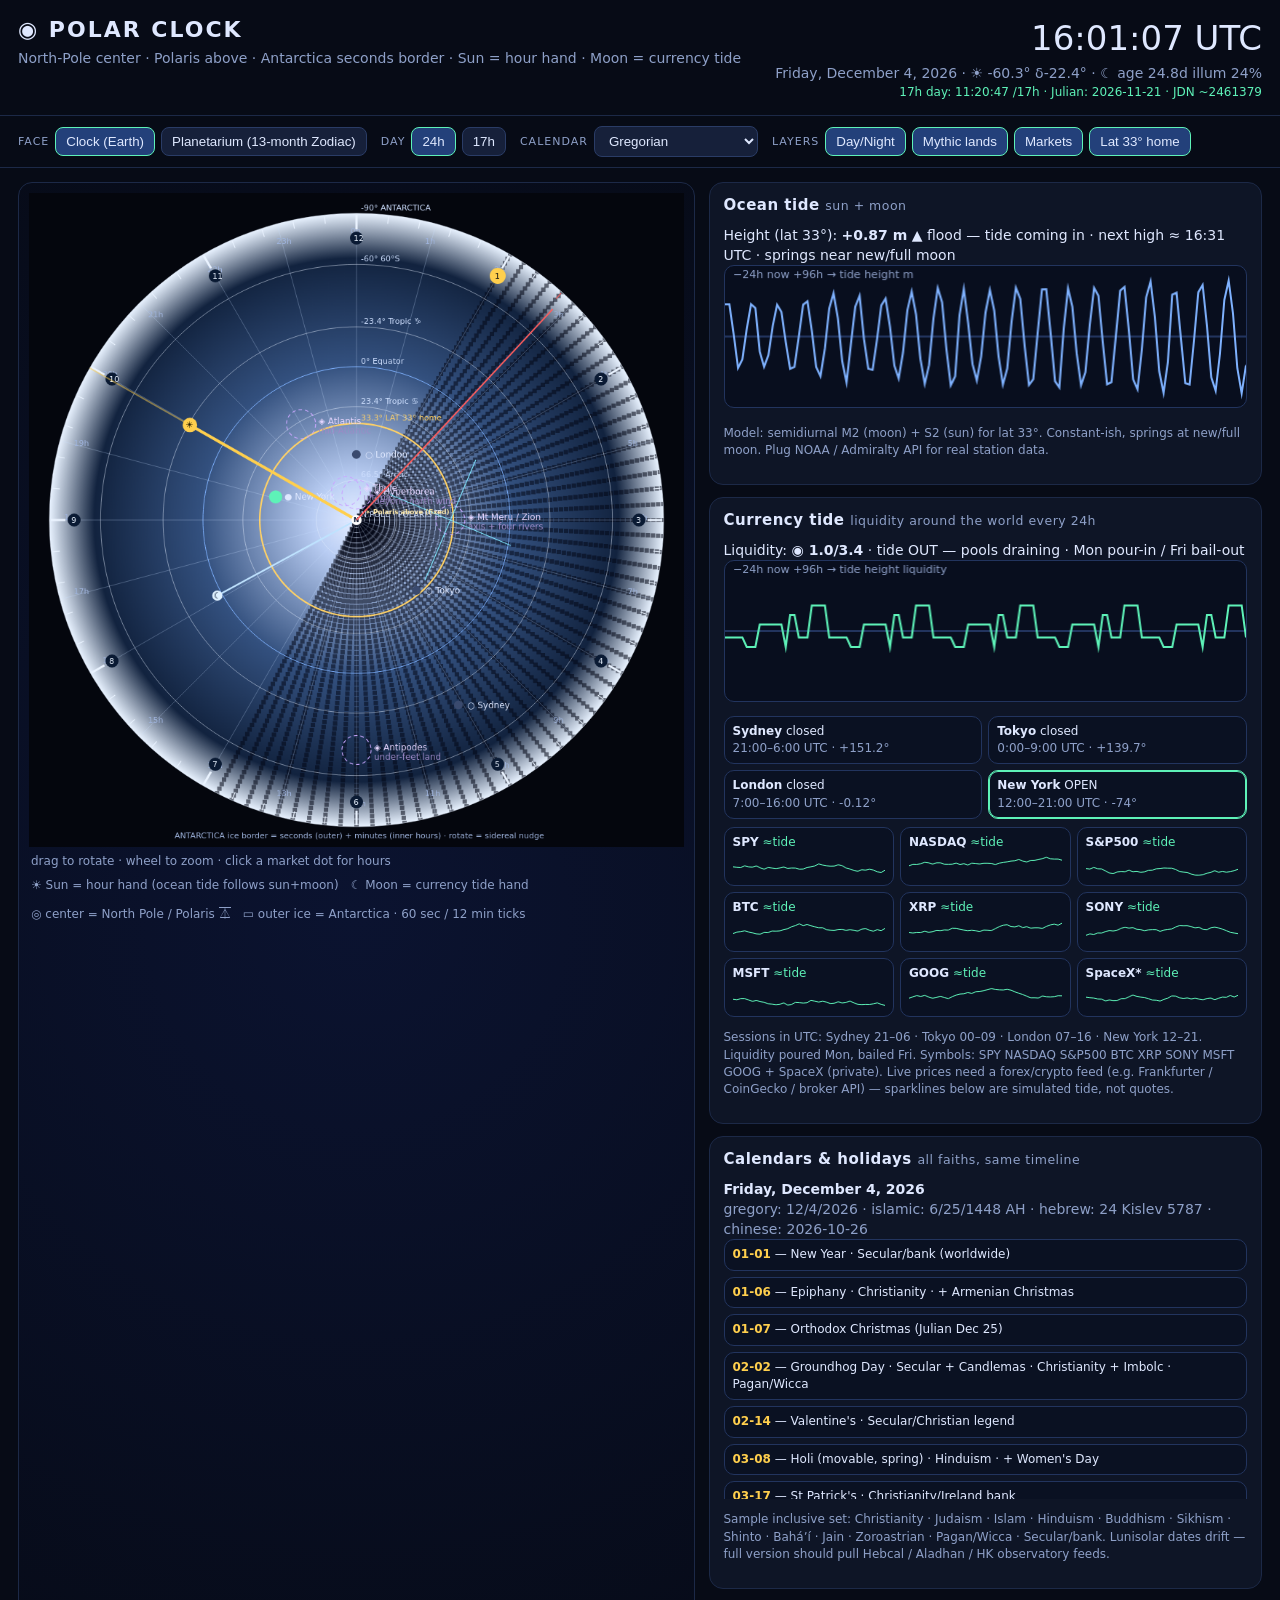
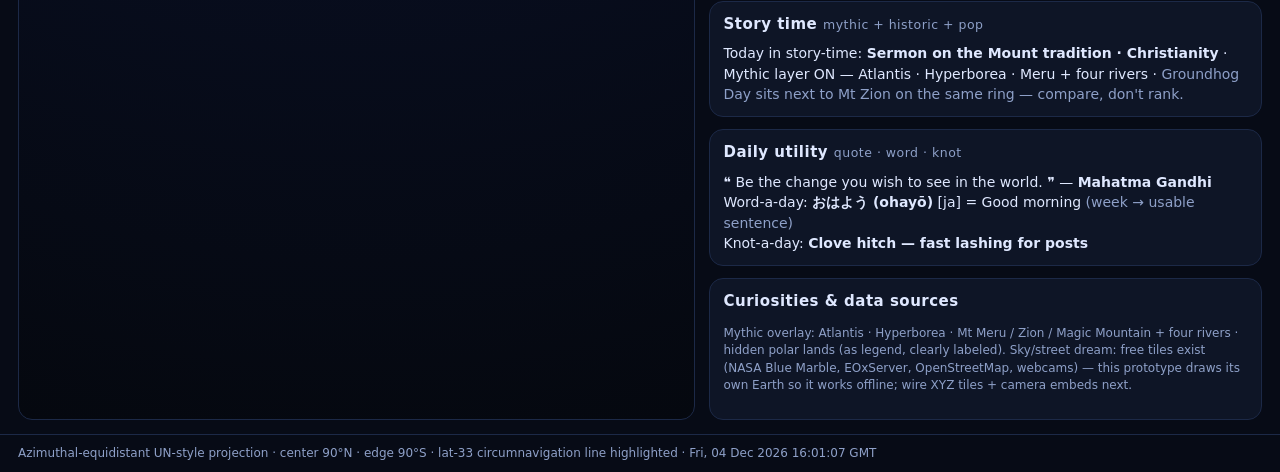
<file: index.html>
<!doctype html>
<html lang="en">
<head>
<meta charset="utf-8">
<meta name="viewport" content="width=device-width,initial-scale=1">
<title>Polar Clock — Tides of Ocean & Currency</title>
<link rel="stylesheet" href="styles.css">
</head>
<body>
<header>
  <div class="title">
    <h1>◉ POLAR CLOCK</h1>
    <p>North-Pole center · Polaris above · Antarctica seconds border · Sun = hour hand · Moon = currency tide</p>
  </div>
  <div class="clock-readout">
    <div id="bigTime">--:--:--</div>
    <div id="bigDate">—</div>
    <div id="altTime">17h day: — · Julian: —</div>
  </div>
</header>

<nav id="toolbar">
  <div class="group">
    <label>Face</label>
    <button id="modeClock" class="on">Clock (Earth)</button>
    <button id="modeSky">Planetarium (13-month Zodiac)</button>
  </div>
  <div class="group">
    <label>Day</label>
    <button id="day24" class="on">24h</button>
    <button id="day17">17h</button>
  </div>
  <div class="group">
    <label>Calendar</label>
    <select id="calSel">
      <option value="gregory">Gregorian</option>
      <option value="julian-cal">Julian (calendar era)</option>
      <option value="islamic">Islamic</option>
      <option value="hebrew">Hebrew</option>
      <option value="chinese">Chinese</option>
      <option value="persian">Persian</option>
      <option value="indian">Indian</option>
      <option value="ethiopic">Ethiopic</option>
      <option value="coptic">Coptic</option>
    </select>
  </div>
  <div class="group">
    <label>Layers</label>
    <button id="tNight" class="on">Day/Night</button>
    <button id="tMyth" class="on">Mythic lands</button>
    <button id="tMarkets" class="on">Markets</button>
    <button id="tLat33" class="on">Lat 33° home</button>
  </div>
</nav>

<main>
  <section id="stageWrap">
    <canvas id="polar" width="900" height="900"></canvas>
    <div id="hint">drag to rotate · wheel to zoom · click a market dot for hours</div>
    <div id="legend">
      <span>☀ Sun = hour hand (ocean tide follows sun+moon)</span>
      <span>☾ Moon = currency tide hand</span>
      <span>◎ center = North Pole / Polaris ⏄</span>
      <span>▭ outer ice = Antarctica · 60 sec / 12 min ticks</span>
    </div>
  </section>

  <aside id="panels">
    <div class="card">
      <h2>Ocean tide <small>sun + moon</small></h2>
      <div id="tideNow">—</div>
      <canvas id="tideChart" width="520" height="140"></canvas>
      <p class="note">Model: semidiurnal M2 (moon) + S2 (sun) for lat 33°. Constant-ish, springs at new/full moon. Plug NOAA / Admiralty API for real station data.</p>
    </div>

    <div class="card">
      <h2>Currency tide <small>liquidity around the world every 24h</small></h2>
      <div id="liqNow">—</div>
      <canvas id="liqChart" width="520" height="140"></canvas>
      <div id="sessions"></div>
      <div id="watch"></div>
      <p class="note">Sessions in UTC: Sydney 21–06 · Tokyo 00–09 · London 07–16 · New York 12–21. Liquidity poured Mon, bailed Fri. Symbols: SPY NASDAQ S&amp;P500 BTC XRP SONY MSFT GOOG + SpaceX (private). Live prices need a forex/crypto feed (e.g. Frankfurter / CoinGecko / broker API) — sparklines below are simulated tide, not quotes.</p>
    </div>

    <div class="card">
      <h2>Calendars & holidays <small>all faiths, same timeline</small></h2>
      <div id="calOut">—</div>
      <div id="holidays"></div>
      <p class="note">Sample inclusive set: Christianity · Judaism · Islam · Hinduism · Buddhism · Sikhism · Shinto · Baháʼí · Jain · Zoroastrian · Pagan/Wicca · Secular/bank. Lunisolar dates drift — full version should pull Hebcal / Aladhan / HK observatory feeds.</p>
    </div>

    <div class="card">
      <h2>Story time <small>mythic + historic + pop</small></h2>
      <div id="storyOut"></div>
    </div>

    <div class="card">
      <h2>Daily utility <small>quote · word · knot</small></h2>
      <div id="dailyOut"></div>
    </div>

    <div class="card">
      <h2>Curiosities & data sources</h2>
      <p class="note">Mythic overlay: Atlantis · Hyperborea · Mt Meru / Zion / Magic Mountain + four rivers · hidden polar lands (as legend, clearly labeled). Sky/street dream: free tiles exist (NASA Blue Marble, EOxServer, OpenStreetMap, webcams) — this prototype draws its own Earth so it works offline; wire XYZ tiles + camera embeds next.</p>
    </div>
  </aside>
</main>

<footer>
  <span>Azimuthal-equidistant UN-style projection · center 90°N · edge 90°S · lat-33 circumnavigation line highlighted · </span>
  <span id="footDate"></span>
</footer>

<script src="app.js"></script>
</body>
</html>
</file>
<file: styles.css>
:root{--bg:#070b16;--panel:#0e1526;--ink:#dfe8ff;--dim:#8ea0c8;--sun:#ffcf4d;--moon:#bfe3ff;--acc:#5ef2b8}
*{box-sizing:border-box}body{margin:0;background:var(--bg);color:var(--ink);font:14px/1.45 system-ui,Segoe UI,Roboto,sans-serif}
header{display:flex;justify-content:space-between;gap:16px;padding:14px 18px;border-bottom:1px solid #1c2947;flex-wrap:wrap}
h1{margin:0;font-size:22px;letter-spacing:2px}.title p{margin:2px 0 0;color:var(--dim)}
.clock-readout{text-align:right}#bigTime{font-size:34px;font-variant-numeric:tabular-nums}#bigDate{color:var(--dim)}#altTime{color:var(--acc);font-size:12px}
#toolbar{display:flex;gap:14px;padding:10px 18px;border-bottom:1px solid #1c2947;flex-wrap:wrap;align-items:center}
.group{display:flex;gap:6px;align-items:center}label{color:var(--dim);text-transform:uppercase;font-size:11px;letter-spacing:1px}
button,select{background:#16203a;color:var(--ink);border:1px solid #2a3c66;border-radius:8px;padding:6px 10px;cursor:pointer}
button.on{background:#23407a;border-color:#5ef2b8}
main{display:grid;grid-template-columns:minmax(420px,1.1fr) minmax(340px,.9fr);gap:14px;padding:14px 18px}
@media(max-width:1000px){main{grid-template-columns:1fr}}
#stageWrap{background:radial-gradient(circle at 50% 40%,#0b1330,#05080f);border:1px solid #1c2947;border-radius:14px;padding:10px;position:relative}
#polar{width:100%;height:auto;display:block;touch-action:none;cursor:grab}
#hint{color:var(--dim);font-size:12px;padding:6px 2px}
#legend{display:flex;gap:12px;flex-wrap:wrap;color:var(--dim);font-size:12px;padding:0 2px 6px}
#panels{display:flex;flex-direction:column;gap:12px}
.card{background:var(--panel);border:1px solid #1c2947;border-radius:14px;padding:12px 14px}
.card h2{margin:0 0 8px;font-size:15px;letter-spacing:.5px}.card h2 small{color:var(--dim);font-weight:400}
.note{color:var(--dim);font-size:12px}
#tideChart,#liqChart{width:100%;height:auto;background:#080e1e;border:1px solid #22345e;border-radius:10px}
#sessions{display:grid;grid-template-columns:1fr 1fr;gap:6px;margin-top:8px}
.sess{background:#0a1122;border:1px solid #22345e;border-radius:10px;padding:6px 8px;font-size:12px}
.sess.open{border-color:var(--acc);box-shadow:0 0 0 1px var(--acc) inset}
#watch{display:grid;grid-template-columns:repeat(auto-fill,minmax(150px,1fr));gap:6px;margin-top:8px}
.sym{background:#0a1122;border:1px solid #22345e;border-radius:10px;padding:6px 8px;font-size:12px}
.sym canvas{width:100%;height:28px;display:block}
#holidays{display:flex;flex-direction:column;gap:6px;max-height:260px;overflow:auto}
.hol{background:#0a1122;border:1px solid #22345e;border-radius:10px;padding:6px 8px;font-size:12px}
.hol b{color:var(--sun)}.hol.today{border-color:var(--sun)}
footer{padding:10px 18px;color:var(--dim);font-size:12px;border-top:1px solid #1c2947}
</file>
